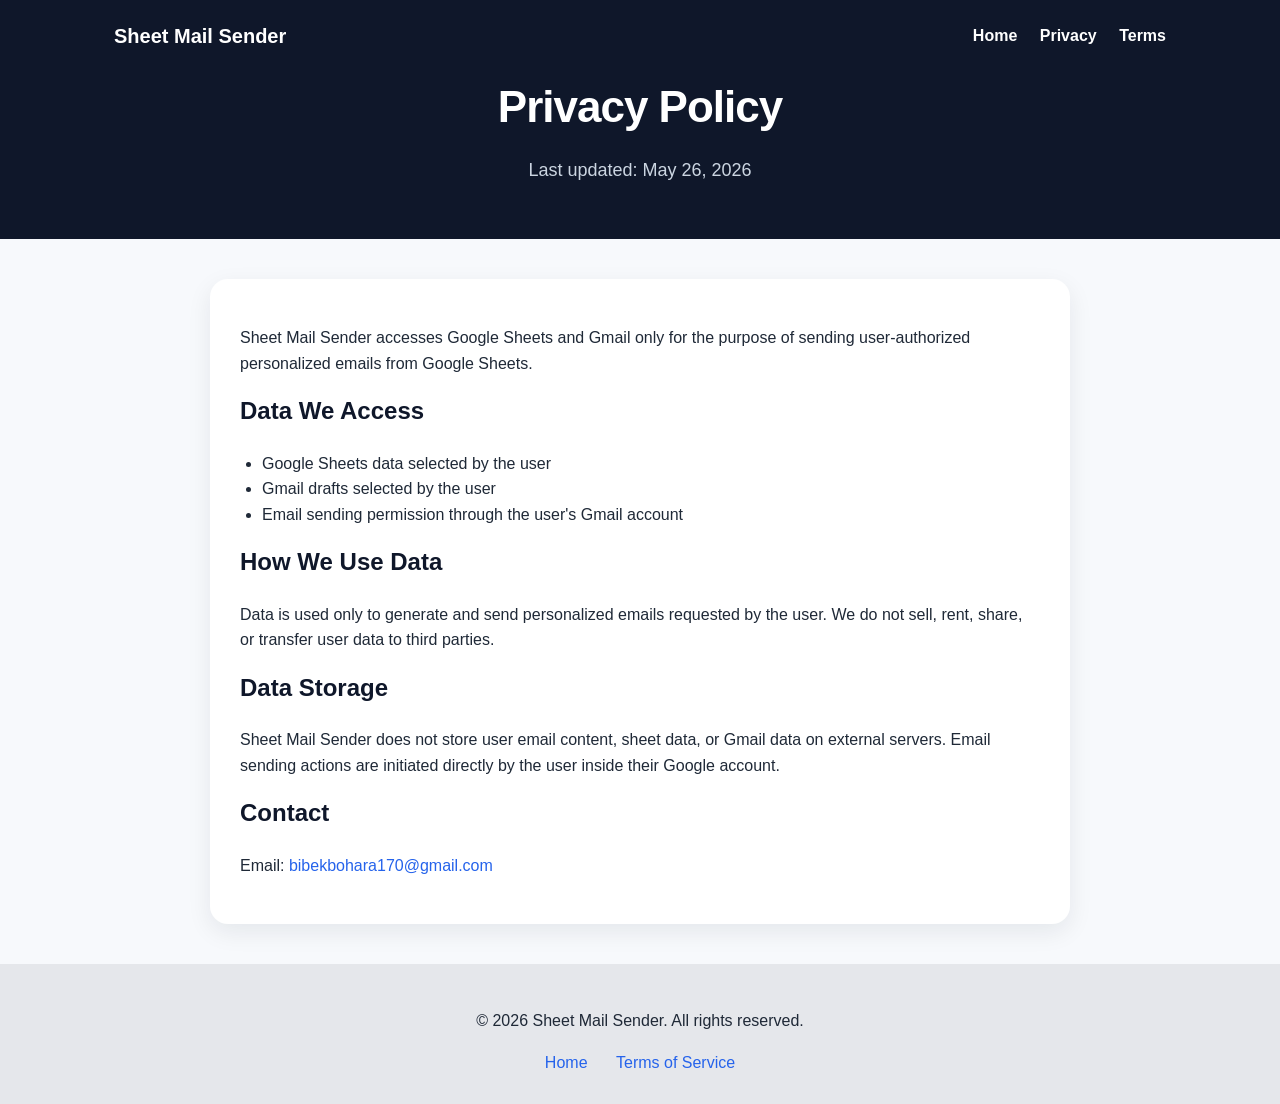
<file: privacy-policy.html>
<!DOCTYPE html>
<html lang="en">
<head>
  <meta charset="UTF-8" />
  <meta name="viewport" content="width=device-width, initial-scale=1.0" />
  <title>Privacy Policy - Sheet Mail Sender</title>
  <link rel="stylesheet" href="style.css" />
</head>
<body>
  <header class="page-header">
    <nav class="nav">
      <div class="brand">Sheet Mail Sender</div>
      <div class="nav-links">
        <a href="index.html">Home</a>
        <a href="privacy-policy.html">Privacy</a>
        <a href="terms.html">Terms</a>
      </div>
    </nav>
    <h1>Privacy Policy</h1>
    <p>Last updated: May 26, 2026</p>
  </header>

  <main>
    <section class="card">
      <p>
        Sheet Mail Sender accesses Google Sheets and Gmail only for the purpose of sending
        user-authorized personalized emails from Google Sheets.
      </p>

      <h2>Data We Access</h2>
      <ul>
        <li>Google Sheets data selected by the user</li>
        <li>Gmail drafts selected by the user</li>
        <li>Email sending permission through the user's Gmail account</li>
      </ul>

      <h2>How We Use Data</h2>
      <p>
        Data is used only to generate and send personalized emails requested by the user.
        We do not sell, rent, share, or transfer user data to third parties.
      </p>

      <h2>Data Storage</h2>
      <p>
        Sheet Mail Sender does not store user email content, sheet data, or Gmail data on external servers.
        Email sending actions are initiated directly by the user inside their Google account.
      </p>

      <h2>Contact</h2>
      <p>Email: <a href="mailto:bibekbohara170@gmail.com">bibekbohara170@gmail.com</a></p>
    </section>
  </main>

  <footer>
    <p>© 2026 Sheet Mail Sender. All rights reserved.</p>
    <div>
      <a href="index.html">Home</a>
      <a href="terms.html">Terms of Service</a>
    </div>
  </footer>
</body>
</html>
</file>
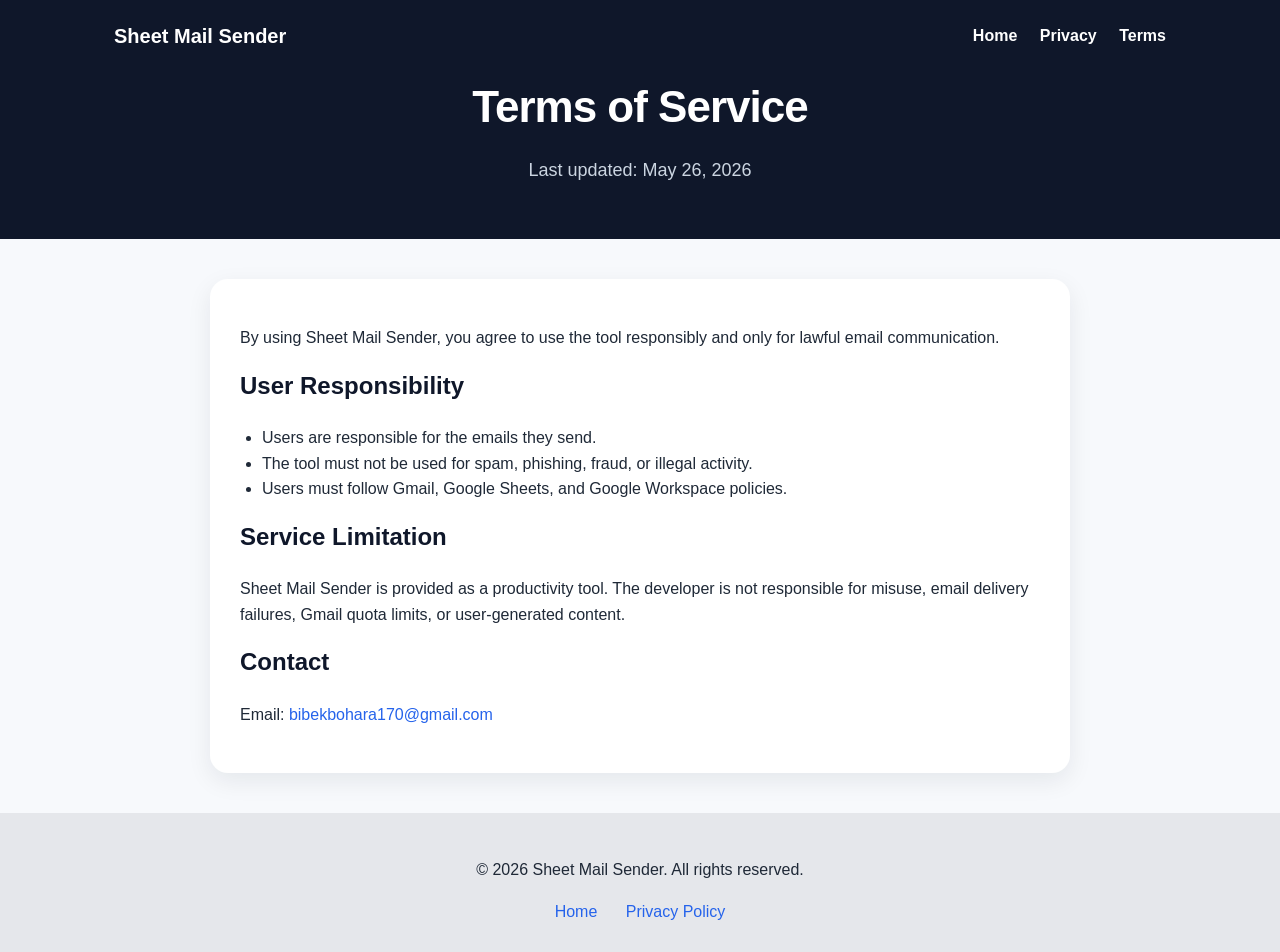
<file: terms.html>
<!DOCTYPE html>
<html lang="en">
<head>
  <meta charset="UTF-8" />
  <meta name="viewport" content="width=device-width, initial-scale=1.0" />
  <title>Terms of Service - Sheet Mail Sender</title>
  <link rel="stylesheet" href="style.css" />
</head>
<body>
  <header class="page-header">
    <nav class="nav">
      <div class="brand">Sheet Mail Sender</div>
      <div class="nav-links">
        <a href="index.html">Home</a>
        <a href="privacy-policy.html">Privacy</a>
        <a href="terms.html">Terms</a>
      </div>
    </nav>
    <h1>Terms of Service</h1>
    <p>Last updated: May 26, 2026</p>
  </header>

  <main>
    <section class="card">
      <p>
        By using Sheet Mail Sender, you agree to use the tool responsibly and only for lawful email communication.
      </p>

      <h2>User Responsibility</h2>
      <ul>
        <li>Users are responsible for the emails they send.</li>
        <li>The tool must not be used for spam, phishing, fraud, or illegal activity.</li>
        <li>Users must follow Gmail, Google Sheets, and Google Workspace policies.</li>
      </ul>

      <h2>Service Limitation</h2>
      <p>
        Sheet Mail Sender is provided as a productivity tool. The developer is not responsible
        for misuse, email delivery failures, Gmail quota limits, or user-generated content.
      </p>

      <h2>Contact</h2>
      <p>Email: <a href="mailto:bibekbohara170@gmail.com">bibekbohara170@gmail.com</a></p>
    </section>
  </main>

  <footer>
    <p>© 2026 Sheet Mail Sender. All rights reserved.</p>
    <div>
      <a href="index.html">Home</a>
      <a href="privacy-policy.html">Privacy Policy</a>
    </div>
  </footer>
</body>
</html>
</file>
<file: style.css>
* {
  box-sizing: border-box;
}

body {
  margin: 0;
  font-family: Arial, Helvetica, sans-serif;
  background: #f7f9fc;
  color: #1f2937;
  line-height: 1.6;
}

.nav {
  max-width: 1100px;
  margin: 0 auto;
  display: flex;
  justify-content: space-between;
  align-items: center;
  padding: 20px 24px;
}

.brand {
  font-weight: 800;
  font-size: 20px;
}

.nav-links a {
  color: inherit;
  margin-left: 18px;
  text-decoration: none;
  font-weight: 600;
}

.nav-links a:hover {
  text-decoration: underline;
}

.hero {
  background: linear-gradient(135deg, #0f172a, #1e3a8a);
  color: white;
  text-align: center;
}

.hero-content {
  max-width: 900px;
  margin: 0 auto;
  padding: 70px 24px 90px;
}

.logo-mark {
  width: 78px;
  height: 78px;
  margin: 0 auto 22px;
  display: grid;
  place-items: center;
  background: white;
  color: #2563eb;
  border-radius: 24px;
  font-size: 42px;
  box-shadow: 0 20px 40px rgba(0, 0, 0, 0.18);
}

.hero h1,
.page-header h1 {
  margin: 0;
  font-size: 44px;
  letter-spacing: -1px;
}

.hero p,
.page-header p {
  max-width: 680px;
  margin: 14px auto 0;
  font-size: 18px;
  color: #cbd5e1;
}

.primary-btn {
  display: inline-block;
  margin-top: 28px;
  background: white;
  color: #1e3a8a;
  padding: 12px 20px;
  border-radius: 999px;
  text-decoration: none;
  font-weight: 700;
}

.page-header {
  background: #0f172a;
  color: white;
  text-align: center;
  padding-bottom: 54px;
}

main {
  max-width: 900px;
  margin: 40px auto;
  padding: 0 20px;
}

.card {
  background: white;
  padding: 30px;
  margin-bottom: 24px;
  border-radius: 18px;
  box-shadow: 0 8px 24px rgba(15, 23, 42, 0.08);
}

h2 {
  margin-top: 0;
  color: #0f172a;
}

ul {
  padding-left: 22px;
}

a {
  color: #2563eb;
  text-decoration: none;
}

a:hover {
  text-decoration: underline;
}

footer {
  text-align: center;
  padding: 28px 20px;
  background: #e5e7eb;
}

footer a {
  margin: 0 12px;
}

@media (max-width: 640px) {
  .nav {
    flex-direction: column;
    gap: 12px;
  }

  .nav-links a {
    margin: 0 8px;
  }

  .hero h1,
  .page-header h1 {
    font-size: 34px;
  }
}
</file>
